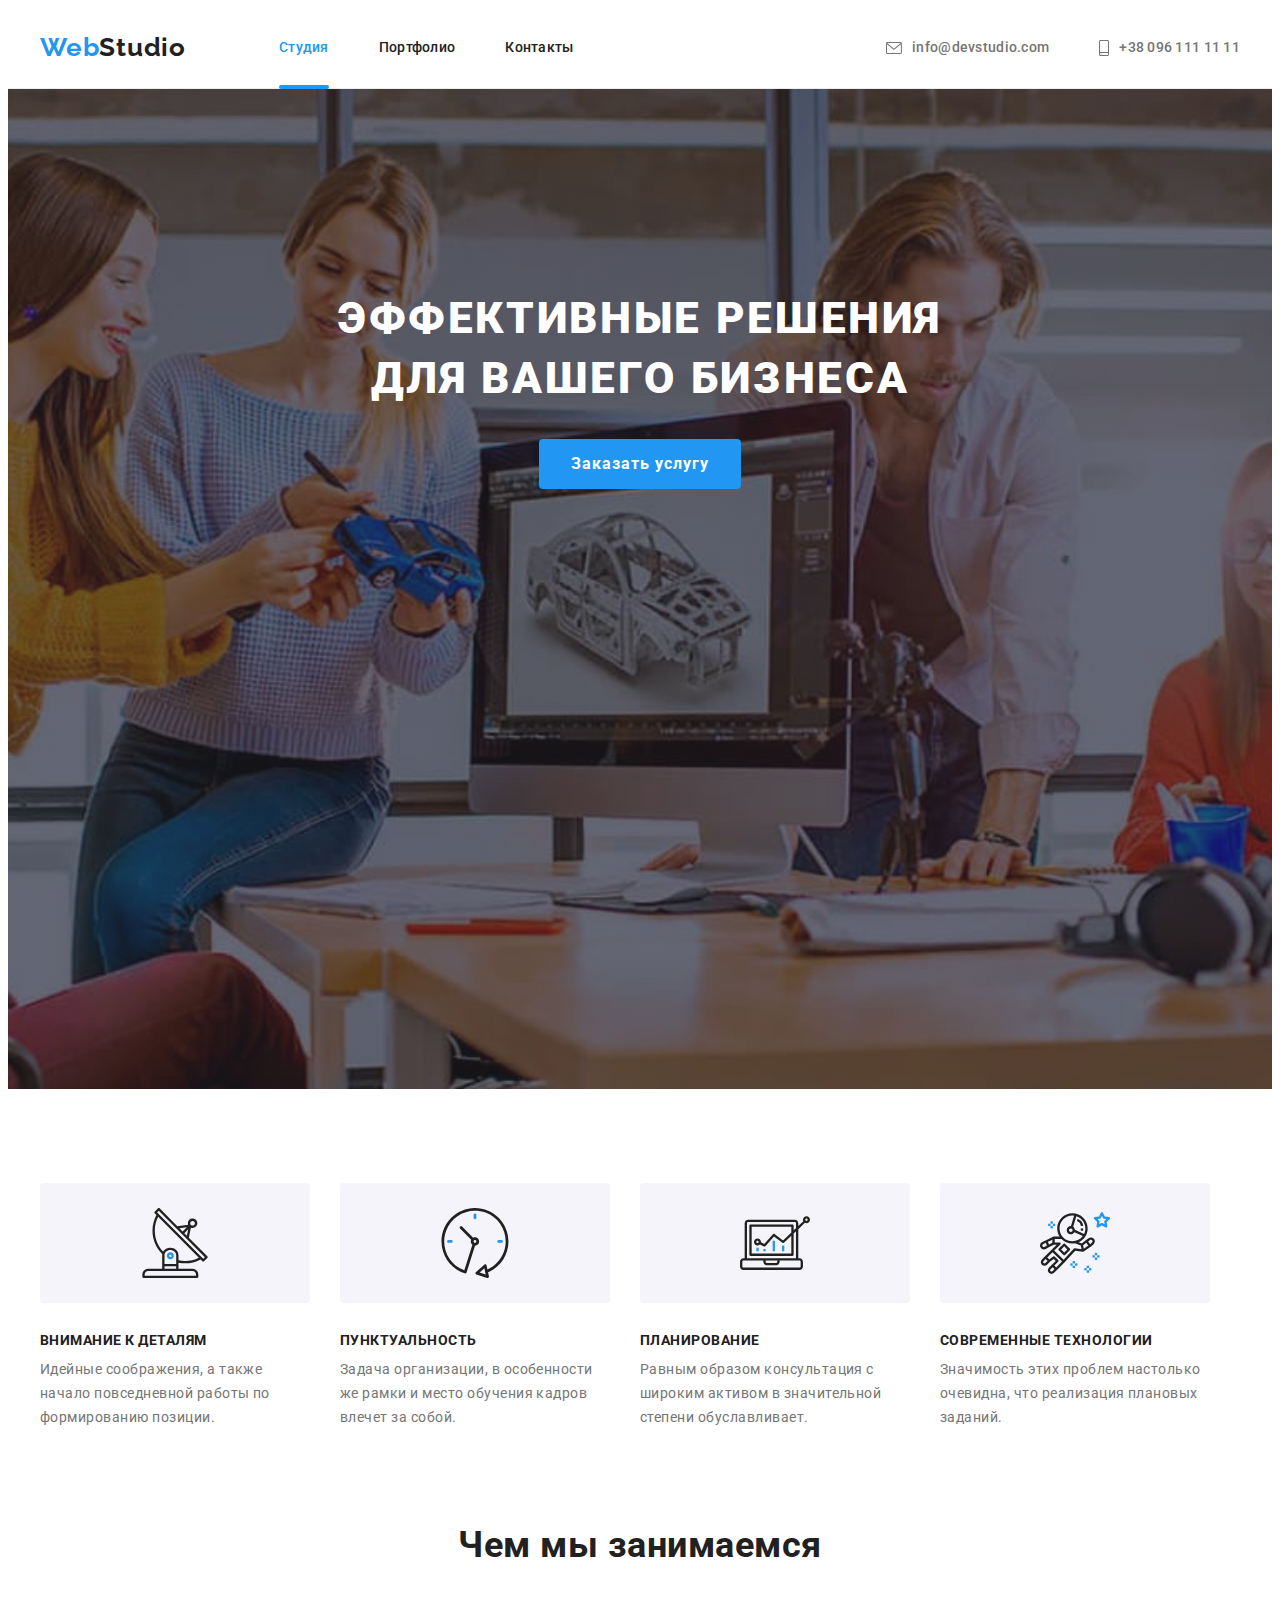
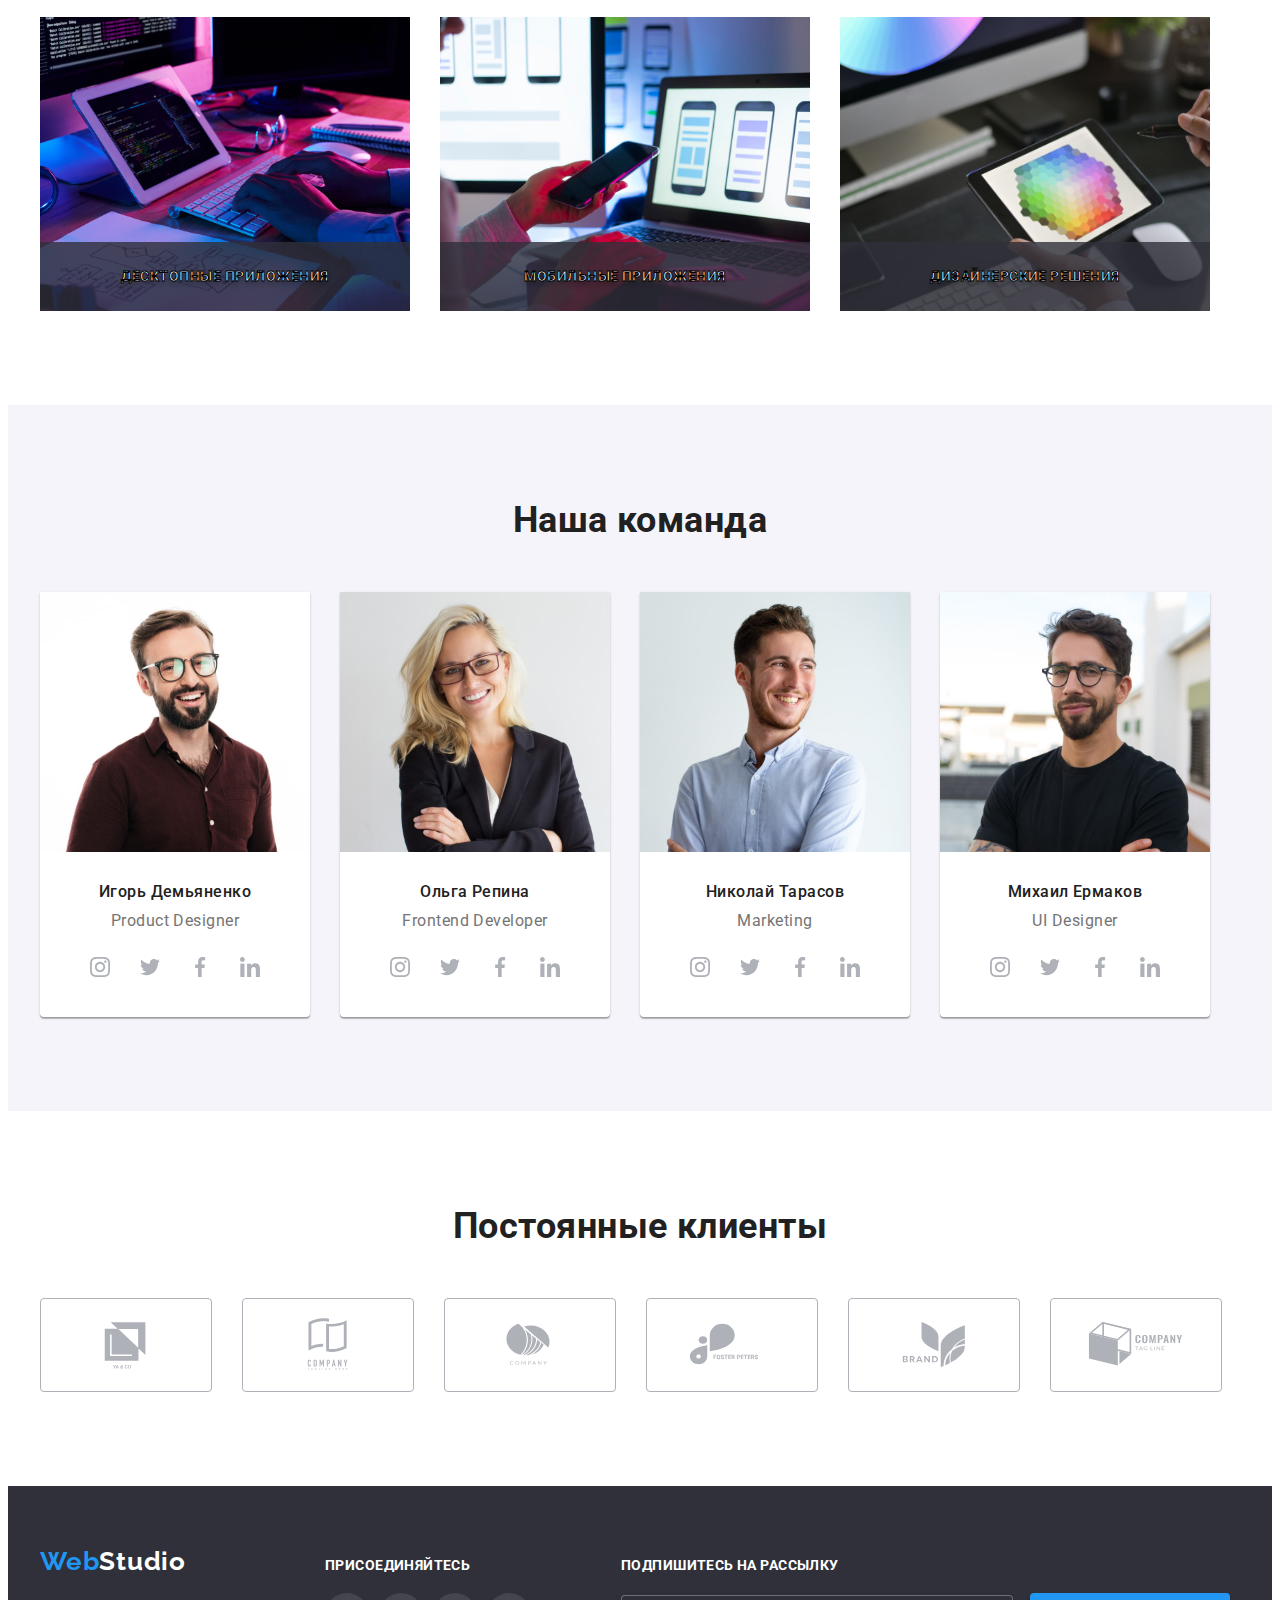
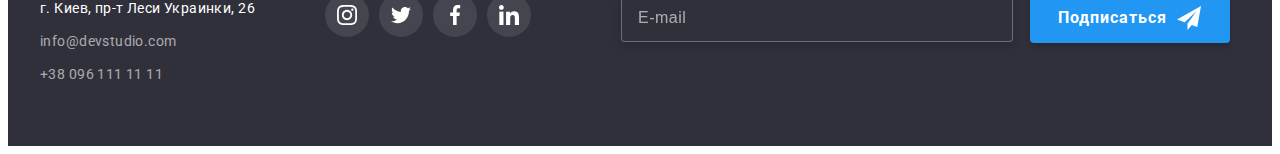
<file: index.html>
<!DOCTYPE html>
<html lang="ru">
    <meta charset="UTF-8" />
    <meta http-equiv="X-UA-Compatible" content="IE=edge" />
    <meta name="viewport" content="width=device-width, initial-scale=1.0" />
    <title>WebStudio</title>
    <link rel="preconnect" href="https://fonts.googleapis.com" />
    <link rel="preconnect" href="https://fonts.gstatic.com" crossorigin />
    <link
      href="https://fonts.googleapis.com/css2?family=Raleway:wght@700&family=Roboto:wght@400;500;700;900&display=swap"
      rel="stylesheet"
    />
  <link
            rel="stylesheet"
            href="https://cdnjs.cloudflare.com/ajax/libs/modern-normalize/1.1.0/modern-normalize.min.css"
            integrity="sha512-wpPYUAdjBVSE4KJnH1VR1HeZfpl1ub8YT/NKx4PuQ5NmX2tKuGu6U/JRp5y+Y8XG2tV+wKQpNHVUX03MfMFn9Q=="
            crossorigin="anonymous"
            referrerpolicy="no-referrer"
        />
    <link rel="stylesheet" href="css/styles.css" />
  </head>
  <script src="./js/modal.js"></script>
  <body>
      <header class="header-line">
      <div class="container header-container">
        <nav class="navigation">
          <a class="logo link" href="./index.html"
            ><span class="logo-title-first">Web</span>Studio</a
          >
          <ul class="nav-list">
            <li class="nav-list-item">
              <a class="nav-link link current" href="">Студия</a>
            </li>
            <li class="nav-list-item">
              <a class="nav-link link" href="./portfolio.html">Портфолио</a>
            </li>
            <li class="nav-list-item">
              <a class="nav-link link" href="">Контакты</a>
            </li>
          </ul>
        </nav>

        <ul class="contacts-list">
          <li class="contacts-list-item">
            <a class="contacts-link link" href="mailto:info@devstudio.com"><svg class="icon-envelope" width="16" height="12">
                <use href="./images/sprite.svg#envelope"></use>
              </svg>info@devstudio.com</a
            >
          </a>
                       </li>
          <li class="contacts-list-item">
            <a class="contacts-link link" href="tel:+380961111111"
              ><svg class="icon-smartphone" width="10" height="16">
                <use href="./images/sprite.svg#smartphone"></use>
              </svg>+38 096 111 11 11</a>
                      </li>
        </ul>
      </div>
    </header>
    <main>
      <!-- SECTION WITH BANNER-->
      <section class="hero">
        <div class="container">
          <h1 class="hero-title">
            Эффективные решения <br />для вашего бизнеса
          </h1>
          <button class="hero-button" type="button"  data-modal-open>Заказать услугу</button>
        </div>
      </section>

      <!-- features -->
      <section class="section">
        <div class="container">
          <h2 class="section-title visually-hidden">Наши Особенности</h2>
          <ul class="features-list">
            <li class="features-item ">
              <div class="icon-antenna1">
              <svg  width="70" height="70">
                <use href="./images/sprite.svg#antenna1"></use>
              </svg>
            </div>
              <h3 class="features-title">Внимание к деталям</h3>
              <p class="features-text">
                Идейные соображения, а также начало повседневной работы по
                формированию позиции.
              </p>
            </li>
            <li class="features-item">
              <div class="icon-clock1">
              <svg  width="70" height="70">
                <use href="./images/sprite.svg#clock1"></use>
              </svg>
            </div>
              <h3 class="features-title">Пунктуальность</h3>
              <p class="features-text">
                Задача организации, в особенности же рамки и место обучения
                кадров влечет за собой.
              </p>
            </li>
            <li class="features-item">
              <div class="icon-laptop1">
              <svg  width="70" height="70">
                <use href="./images/sprite.svg#laptop1"></use>
              </svg>
            </div>
              <h3 class="features-title">Планирование</h3>
              <p class="features-text">
                Равным образом консультация с широким активом в значительной
                степени обуславливает.
              </p>
            </li>
            <li class="features-item">
              <div class="icon-cosmonaut1">
              <svg  width="70" height="70">
                <use href="./images/sprite.svg#cosmonaut1"></use>
              </svg>
            </div>
              <h3 class="features-title">Современные технологии</h3>
              <p class="features-text">
                Значимость этих проблем настолько очевидна, что реализация
                плановых заданий.
              </p>
            </li>
          </ul>
        </div>
      </section>
      </main>
      </body>
      <!!!!!!!!!!!!---------------Чем мы занимаемся--------->
      <section class="section works">
        <div class="container">
          <h2 class="section-title">Чем мы занимаемся</h2>

          <ul class="works-list">
            <li class="go-about-item">
              <div class="works-item-thumb ">
                <img
                src="./images/box-1.svg"
                alt="Поддержка"
                width="370"
                height="294"
              />
              <div class="works-text-box">
              <h3 class="works-title">Десктопные приложения</h3>
            </div>
              </div>
            </li>
            <li class="go-about-item">
               <div class="works-item-thumb">
              <img
                src="./images/box-2.svg"
                alt="Оптимизация"
                width="370"
                height="294"
              />
              <div class="works-text-box">
              <h3 class="works-title">Мобильные приложения</h3>
              </div>
              </div>
            </li>
            <li class="go-about-item">
               <div class="works-item-thumb">
              <img
                src="./images/box-3.svg"
                alt="Модернизация"
                width="370"
                height="294"
              />
              <div class="works-text-box">
              <h3 class="works-title">Дизайнерские решения</h3>
            </div>
               </div>
            </li>
          </ul>
        </div>
      </section>

      <!-- --------------------Команда-------------------->
      <section class="section team">
        <div class="container">
          <h2 class="section-title">Наша команда</h2>

          <ul class="team-list">
            <li class="team-item">
              <img
                src="./images/team-img1.jpg"
                alt="мужчина в очках"
                width="270"
                height="260"
              />
              <div class="team-item-box">
                <h3 class="team-title">Игорь Демьяненко</h3>
                <p class="team-text">Product Designer</p>
              <ul class="icon-list">
                <li class="icon-item">
                  <a class="icon-link" href=""><svg  width="20" height="20">
                <use href="./images/sprite.svg#instagram"></use>
              </svg>
            </a>
                </li>
                <li class="icon-item">
                  <a class="icon-link" href=""><svg  width="20" height="20">
                <use href="./images/sprite.svg#twitter"></use>
              </svg>
            </a>
                </li>
                <li class="icon-item">
                  <a class="icon-link" href=""><svg  width="20" height="20">
                <use href="./images/sprite.svg#facebook1"></use>
              </svg>
            </a>
                </li>
                <li class="icon-item">
                  <a class="icon-link" href=""><svg  width="20" height="20">
                <use href="./images/sprite.svg#linkedin"></use>
              </svg>
            </a>
                </li>
              </ul>
              </div>
            </li>
            <li class="team-item">
              <img
                src="./images/team-img2.jpg"
                alt="женщина в очках"
                width="270"
                height="260"
              />
              <div class="team-item-box">
                <h3 class="team-title">Ольга Репина</h3>
                <p class="team-text">Frontend Developer</p>
              <ul class="icon-list">
                <li class="icon-item">
                  <a class="icon-link" href=""><svg  width="20" height="20">
                <use href="./images/sprite.svg#instagram"></use>
              </svg>
            </a>
                </li>
                <li class="icon-item">
                  <a class="icon-link" href=""><svg  width="20" height="20">
                <use href="./images/sprite.svg#twitter"></use>
              </svg>
            </a>
                </li>
                <li class="icon-item">
                  <a class="icon-link" href=""><svg  width="20" height="20">
                <use href="./images/sprite.svg#facebook1"></use>
              </svg>
            </a>
                </li>
                <li class="icon-item">
                  <a class="icon-link" href=""><svg  width="20" height="20">
                <use href="./images/sprite.svg#linkedin"></use>
              </svg>
            </a>
                </li>
              </ul>
              </div>
            </li>
            <li class="team-item">
              <img
                src="./images/team-img3.jpg"
                alt="мужчина улыбается"
                width="270"
                height="260"
              />
              <div class="team-item-box">
                <h3 class="team-title">Николай Тарасов</h3>
                <p class="team-text">Marketing</p>
              <ul class="icon-list">
                <li class="icon-item">
                  <a class="icon-link" href=""><svg  width="20" height="20">
                <use href="./images/sprite.svg#instagram"></use>
              </svg>
            </a>
                </li>
                <li class="icon-item">
                  <a class="icon-link" href=""><svg  width="20" height="20">
                <use href="./images/sprite.svg#twitter"></use>
              </svg>
            </a>
                </li>
                <li class="icon-item">
                  <a class="icon-link" href=""><svg  width="20" height="20">
                <use href="./images/sprite.svg#facebook1"></use>
              </svg>
            </a>
                </li>
                <li class="icon-item">
                  <a class="icon-link" href=""><svg  width="20" height="20">
                <use href="./images/sprite.svg#linkedin"></use>
              </svg>
            </a>
                </li>
              </ul>
              </div>
            </li>
            <li class="team-item">
              <img
                src="./images/team-img4.jpg"
                alt="мужчина в очках"
                width="270"
                height="260"
              />
              <div class="team-item-box">
                <h3 class="team-title">Михаил Ермаков</h3>
                <p class="team-text">UI Designer</p>
              <ul class="icon-list">
                <li class="icon-item">
                  <a class="icon-link" href=""><svg  width="20" height="20">
                <use href="./images/sprite.svg#instagram"></use>
              </svg>
            </a>
                </li>
                <li class="icon-item">
                  <a class="icon-link" href=""><svg  width="20" height="20">
                <use href="./images/sprite.svg#twitter"></use>
              </svg>
            </a>
                </li>
                <li class="icon-item">
                  <a class="icon-link" href=""><svg  width="20" height="20">
                <use href="./images/sprite.svg#facebook1"></use>
              </svg>
            </a>
                </li>
                <li class="icon-item">
                  <a class="icon-link" href=""><svg  width="20" height="20">
                <use href="./images/sprite.svg#linkedin"></use>
              </svg>
            </a>
                </li>
              </ul>
              </div>
            </li>
          </ul>
        </div>
      </section>
      <!-- partners -->
      <section class="section">
        <div class="container">
          <h2 class="section-title">Постоянные клиенты</h2>
          <ul class="partners-list">
            <li class="partners-item"> 
              <a class="partners-link" href=""><svg  width="106" height="60">
                <use href="././images/sprite.svg#Logo1"></use>
              </svg>
            </a>
            </li>
            <li class="partners-item">
              <a class="partners-link" href=""><svg  width="106" height="60">
                <use href="./images/sprite.svg#Logo2"></use>
              </svg>
            </a>
            </li>
            <li class="partners-item">
              <a class="partners-link" href=""><svg  width="106" height="60">
                <use href="./images/sprite.svg#Logo3"></use>
              </svg>
            </a>
            </li>
            <li class="partners-item">
              <a class="partners-link" href=""><svg  width="106" height="60">
                <use href="./images/sprite.svg#Logo4"></use>
              </svg>
            </a>
            </li>
            <li class="partners-item">
              <a class="partners-link" href=""><svg  width="106" height="60">
                <use href="./images/sprite.svg#Logo5"></use>
              </svg>
            </a>
            </li>
            <li class="partners-item">
              <a class="partners-link" href=""><svg  width="106" height="60">
                <use href="./images/sprite.svg#Logo6"></use>
              </svg>
            </a>
            </li>
          </ul>
        </div>
      </section>
    </main>
    <!-- footer -->
    <footer class="footer">
      <div class="container footer-container">
        <div class="address-footer">
          <a class="logo logo-footer link" href="./index.html"
          ><span class="logo-title-first">Web</span
          ><span class="logo-title-second">Studio</span>
        </a>
        <address>
          <ul class="address-list">
            <li class="address-item">
              <a class="address-link link" href=""
                >г. Киев, пр-т Леси Украинки, 26
              </a>
            </li>
            <li class="address-item">
              <a
                class="address-link address-link-mail link"
                href="mailto:info@devstudio.com"
                >info@devstudio.com</a
                >
            </li>
            <li class="address-item">
              <a
                class="address-link address-link-tel link"
                href="tel:+380961111111"
                >+38 096 111 11 11</a
              >
            </li>
          </ul>
        </address>
        </div>
        
        <div class="social-footer">
          <h3 class="footer-title">присоединяйтесь</h3>
              <ul class="icon-list-footer">
                <li class="icon-item-footer">
                  <a class="icon-link-footer" href=""><svg  width="20" height="20">
                <use href="./images/sprite.svg#instagram"></use>
              </svg>
            </a>
                </li>
                <li class="icon-item-footer">
                  <a class="icon-link-footer" href=""><svg  width="20" height="20">
                <use href="./images/sprite.svg#twitter"></use>
              </svg>
            </a>
                </li>
                <li class="icon-item-footer">
                  <a class="icon-link-footer" href=""><svg  width="20" height="20">
                <use href="./images/sprite.svg#facebook1"></use>
              </svg>
            </a>
                </li>
                <li class="icon-item-footer">
                  <a class="icon-link-footer" href=""><svg  width="20" height="20">
                <use href="./images/sprite.svg#linkedin"></use>
              </svg>
            </a>
                </li>
              </ul>
        </div>
         <div class="sign-up-footer">
          <h3 class="footer-title">Подпишитесь на рассылку</h3>
          <form class="sign-up">
            <label for="e-email"></label>
            <input
              class="sign-up-footer-input"
              type="email"
              name="email"
              id="e-email"
              placeholder="E-mail"
            />
            <button class="btn-submit" type="submit">
              Подписаться<svg class="icon-submit" width="18" height="18">
                <use href="./images/sprite.svg#icon-send"></use>
              </svg>
            </button>
          </form>
        </div>
      </div>
    </footer>
    <!---modal-->
     <div class="backdrop is-hidden"data-modal>
      <div class="modal">
        <form class="modal-form">
          <h2 class="modal-title">Оставьте свои данные, мы вам перезвоним</h2>
          <div class="modal-field">
            <label class="modal-label" for="name">Имя</label>
            <input class="modal-input" type="text" name="name" id="name" />
            <svg class="modal-icon" width="18" height="18">
              <use href="./images/sprite.svg#person-black"></use>
            </svg>
          </div>
          <div class="modal-field">
            <label class="modal-label" for="tel">Телефон</label>
            <input class="modal-input" type="tel" name="tel" id="tel" />
            <svg class="modal-icon" width="18" height="18">
              <use href="./images/sprite.svg#phone"></use>
            </svg>
          </div>
          <div class="modal-field">
            <label class="modal-label" for="email">Почта</label>
            <input class="modal-input" type="email" name="email" id="email" />
            <svg class="modal-icon" width="18" height="18">
              <use href="./images/sprite.svg#email"></use>
            </svg>
          </div>
          <div class="modal-field">
            <label class="modal-label" for="comment">Комментарий</label>
            <textarea
              class="modal-textarea"
              name="comment"
              id="comment"
              placeholder="Введите текст"
            ></textarea>
          </div>
          <div class="checkbox-field">
            <label class="checkbox-label" for="yes">
              <input
                class="checkbox-input"
                type="checkbox"
                name="yes"
                id="yes"
              /><svg class="checkbox-icon" width="16" height="15">
                <use href="./images/sprite.svg#icon-check"></use>
              </svg>
              Соглашаюсь с рассылкой и принимаю
              <a class="checkbox-link" href="">Условия договора</a>
            </label>
          </div>
          <button class="btn-submit modal-btn-submit" type="submit">
            Отправить
          </button>
        </form>
        <button  type="button"  class="button-close" data-modal-close><svg  width="18" height="18">
                <use href="./images/sprite.svg#icon-close-black"></use>
              </svg>
            </button>
      </div>
    </div>
    <script src="./js/modal.js"></script>
  </body>
</html>
</file>
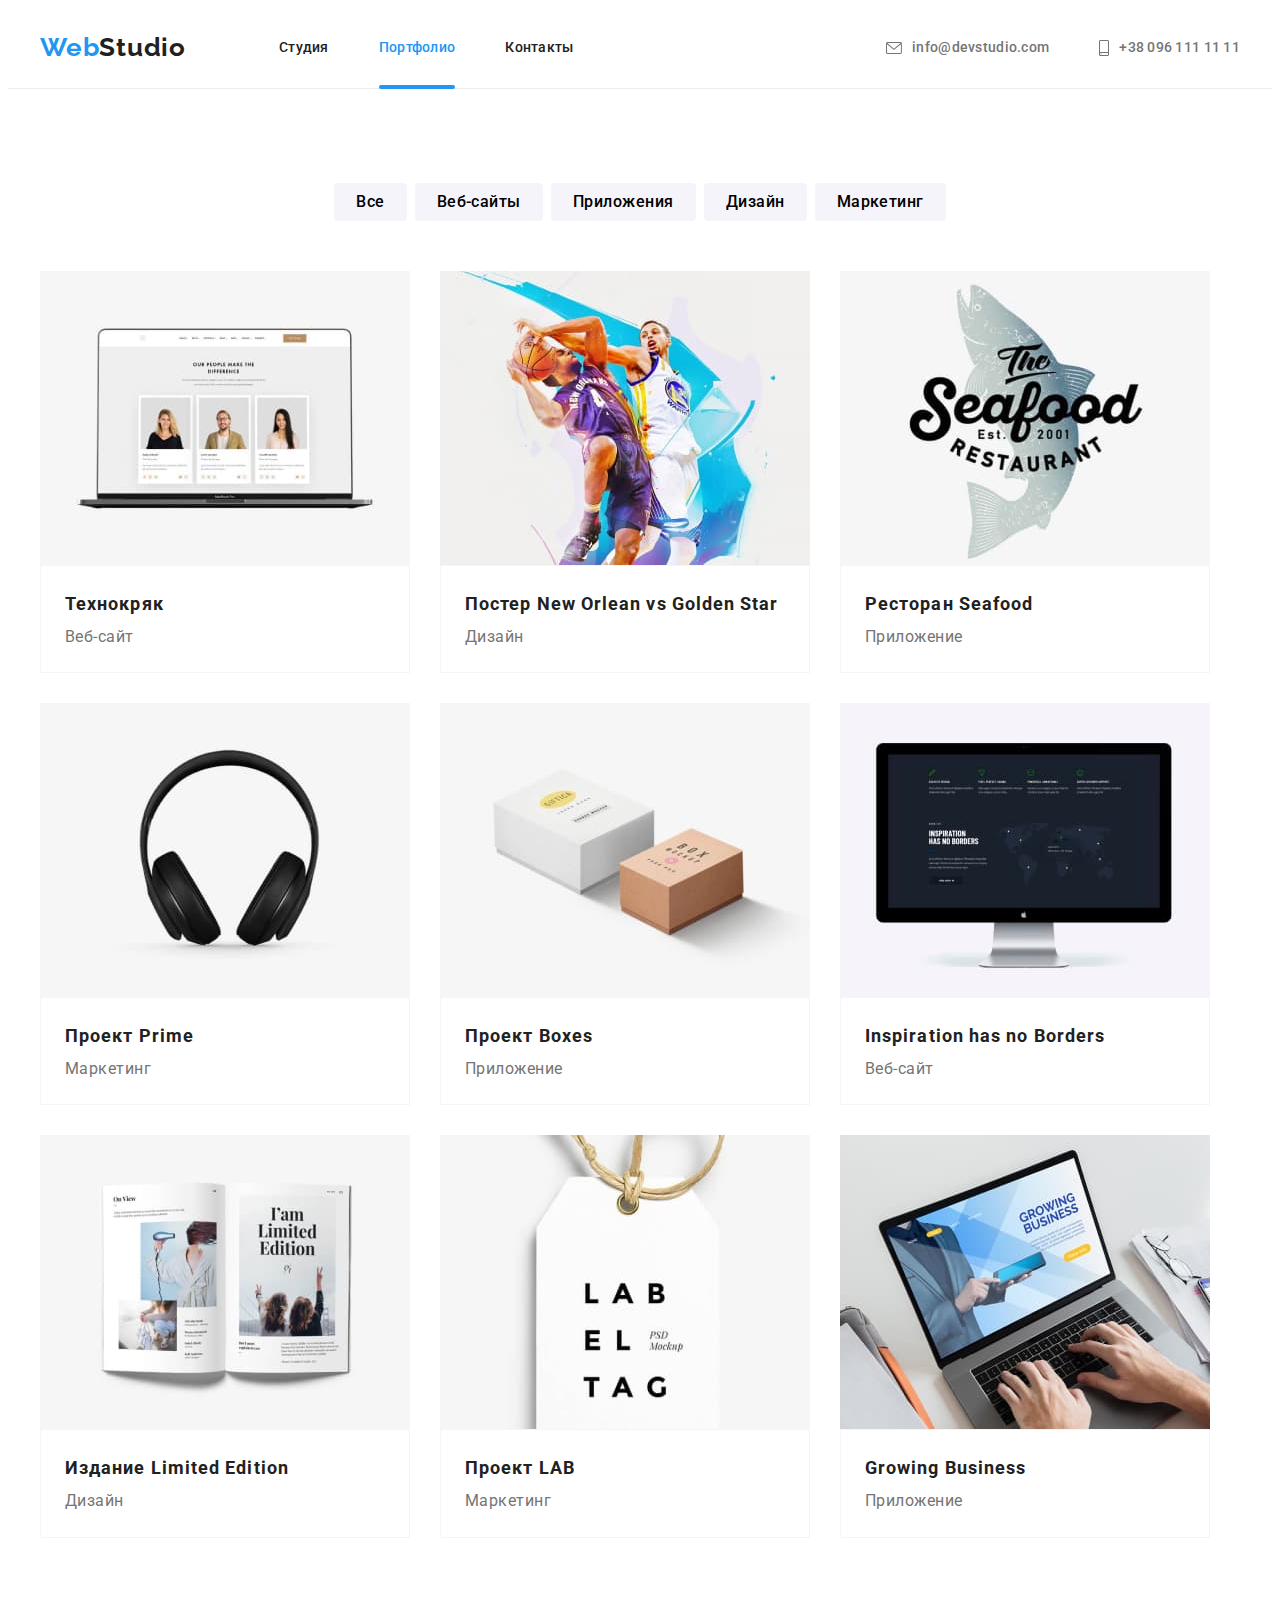
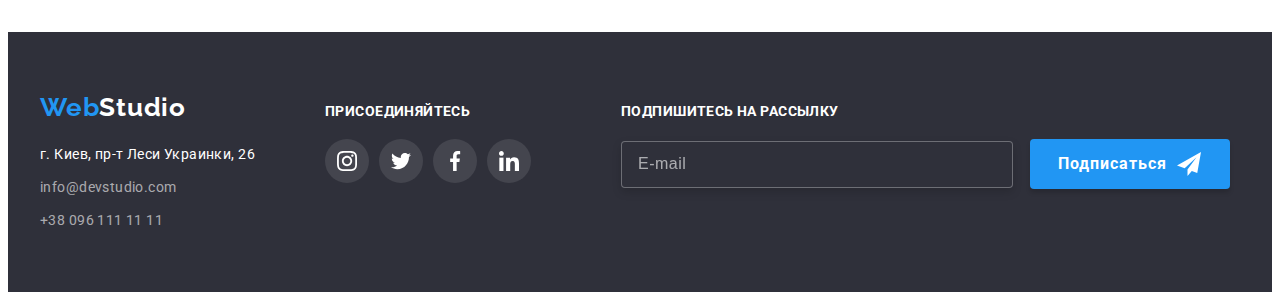
<file: portfolio.html>
<!DOCTYPE html>
<html lang="ru">
    <meta charset="UTF-8" />
    <meta http-equiv="X-UA-Compatible" content="IE=edge" />
    <meta name="viewport" content="width=device-width, initial-scale=1.0" />
    <title>WebStudio</title>
    <link rel="preconnect" href="https://fonts.googleapis.com" />
    <link rel="preconnect" href="https://fonts.gstatic.com" crossorigin />
    <link
      href="https://fonts.googleapis.com/css2?family=Raleway:wght@700&family=Roboto:wght@400;500;700;900&display=swap"
      rel="stylesheet"
    />
      <link
            rel="stylesheet"
            href="https://cdnjs.cloudflare.com/ajax/libs/modern-normalize/1.1.0/modern-normalize.min.css"
            integrity="sha512-wpPYUAdjBVSE4KJnH1VR1HeZfpl1ub8YT/NKx4PuQ5NmX2tKuGu6U/JRp5y+Y8XG2tV+wKQpNHVUX03MfMFn9Q=="
            crossorigin="anonymous"
            referrerpolicy="no-referrer"
        />
    <link rel="stylesheet" href="css/styles.css" />
  </head>

  <body>
     <header class="header-line">
      <div class="container header-container">
        <nav class="navigation">
          <a class="logo link" href="./index.html"
            ><span class="logo-title-first">Web</span>Studio</a
          >
          <ul class="nav-list">
            <li class="nav-list-item">
              <a class="nav-link link" href="./index.html">Студия</a>
            </li>
            <li class="nav-list-item">
              <a class="nav-link link current" href="./portfolio.html"
                >Портфолио</a
              >
            </li>
            <li class="nav-list-item">
              <a class="nav-link link" href="">Контакты</a>
            </li>
          </ul>
        </nav>

        <ul class="contacts-list">
          <li class="contacts-list-item">
            <a class="contacts-link link" href="mailto:info@devstudio.com"
              ><svg class="icon-envelope" width="16" height="12">
                <use href="./images/sprite.svg#envelope"></use>
              </svg>
              info@devstudio.com</a
            >
          </li>
          <li class="contacts-list-item">
            <a class="contacts-link link" href="tel:+380961111111"
              ><svg class="icon-smartphone" width="10" height="16">
                <use href="./images/sprite.svg#smartphone"></use>
              </svg>
              +38 096 111 11 11</a
            >
          </li>
        </ul>
      </div>
    </header>
    <main>
      <!-- portfolio-->
      <section class="section">
        <div class="container">
          <h1 class="visually-hidden">Портфолио</h1>
          <ul class="portfolio-list-buttons">
            <li class="portfolio-list-buttons-item">
              <button class="portfolio-button" type="button">Все</button>
            </li>
            <li class="portfolio-list-buttons-item">
              <button class="portfolio-button" type="button">Веб-сайты</button>
            </li>
            <li class="portfolio-list-buttons-item">
              <button class="portfolio-button" type="button">Приложения</button>
            </li>
            <li class="portfolio-list-buttons-item">
              <button class="portfolio-button" type="button">Дизайн</button>
            </li>
            <li class="portfolio-list-buttons-item">
              <button class="portfolio-button" type="button">Маркетинг</button>
            </li>
          </ul>
          <ul class="portfolio-list-links">
            <li class="portfolio-list-links-item">
              <a class="link portfolio-link" href=""
                ><div class="portfolio-thumb">
                <img
                  src="./images/portfolio/img1.jpg"
                  alt="Веб-сайт на ноутбуке"
                  width="370"
                  height="294"
                />
                   <div class="window">
                    <p class="window-text">
                      Технокряк это современная площадка распространения
                      коронавируса. Компании используют эту платформу для
                      цифрового шпионажа и атак на защищённые сервера
                      конкурентов
                    </p>
                  </div>
                  </div>
                <div class="portfolio-links-title">
                  <h3 class="portfolio-title">Технокряк</h3>
                  <p class="portfolio-text">Веб-сайт</p>
                </div>
              </a>
            </li>
            <li class="portfolio-list-links-item">
              <a class="link portfolio-link" href=""
                ><div class="portfolio-thumb">
                <img
                  src="./images/portfolio/img2.jpg"
                  alt="постер игры в баскетбол"
                  width="370"
                  height="294"
                />
                 <div class="window">
                    <p class="window-text">
                      Технокряк это современная площадка распространения
                      коронавируса. Компании используют эту платформу для
                      цифрового шпионажа и атак на защищённые сервера
                      конкурентов
                    </p>
                  </div>
                  </div>
                <div class="portfolio-links-title">
                  <h3 class="portfolio-title">
                    Постер New Orlean vs Golden Star
                  </h3>
                  <p class="portfolio-text">Дизайн</p>
                </div></a
              >
            </li>
            <li class="portfolio-list-links-item">
              <a class="link portfolio-link" href=""
                ><div class="portfolio-thumb">
                <img
                  src="./images/portfolio/img3.jpg"
                  alt="лого ресторана"
                  width="370"
                  height="294"
                />
                  <div class="window">
                    <p class="window-text">
                      Технокряк это современная площадка распространения
                      коронавируса. Компании используют эту платформу для
                      цифрового шпионажа и атак на защищённые сервера
                      конкурентов
                    </p>
                  </div>
                  </div>
                  <div class="portfolio-links-title">
                  <h3 class="portfolio-title">Ресторан Seafood</h3>
                  <p class="portfolio-text">Приложение</p>
                </div>
              </a>
            </li>
            <li class="portfolio-list-links-item">
              <a class="link portfolio-link" href=""
                ><div class="portfolio-thumb">
                <img
                  src="./images/portfolio/img4.jpg"
                  alt="наушники"
                  width="370"
                  height="294"
                />
                 <div class="window">
                    <p class="window-text">
                      Технокряк это современная площадка распространения
                      коронавируса. Компании используют эту платформу для
                      цифрового шпионажа и атак на защищённые сервера
                      конкурентов
                    </p>
                  </div>
                  </div>
                <div class="portfolio-links-title">
                  <h3 class="portfolio-title">Проект Prime</h3>
                  <p class="portfolio-text">Маркетинг</p>
                </div>
              </a>
            </li>
            <li class="portfolio-list-links-item">
              <a class="link portfolio-link" href=""
                ><div class="portfolio-thumb">
                <img
                  src="./images/portfolio/img5.jpg"
                  alt="коробки"
                  width="370"
                  height="294"
                />
                 <div class="window">
                    <p class="window-text">
                      Технокряк это современная площадка распространения
                      коронавируса. Компании используют эту платформу для
                      цифрового шпионажа и атак на защищённые сервера
                      конкурентов
                    </p>
                  </div>
                  </div>
                <div class="portfolio-links-title">
                  <h3 class="portfolio-title">Проект Boxes</h3>
                  <p class="portfolio-text">Приложение</p>
                </div>
              </a>
            </li>
            <li class="portfolio-list-links-item">
              <a class="link portfolio-link" href=""
                ><div class="portfolio-thumb">
                <img
                  src="./images/portfolio/img6.jpg"
                  alt="Веб-сайт на мониторе"
                  width="370"
                  height="294"
                />
                <div class="window">
                    <p class="window-text">
                      Технокряк это современная площадка распространения
                      коронавируса. Компании используют эту платформу для
                      цифрового шпионажа и атак на защищённые сервера
                      конкурентов
                    </p>
                  </div>
                  </div>
                <div class="portfolio-links-title">
                  <h3 class="portfolio-title">Inspiration has no Borders</h3>
                  <p class="portfolio-text">Веб-сайт</p>
                </div>
              </a>
            </li>
            <li class="portfolio-list-links-item">
              <a class="link portfolio-link" href=""
                ><div class="portfolio-thumb">
                <img
                  src="./images/portfolio/img7.jpg"
                  alt="открытый журнал"
                  width="370"
                  height="294"
                />
                 <div class="window">
                    <p class="window-text">
                      Технокряк это современная площадка распространения
                      коронавируса. Компании используют эту платформу для
                      цифрового шпионажа и атак на защищённые сервера
                      конкурентов
                    </p>
                  </div>
                  </div>
                <div class="portfolio-links-title">
                  <h3 class="portfolio-title">Издание Limited Edition</h3>
                  <p class="portfolio-text">Дизайн</p>
                </div>
                </a>
            </li>
            <li class="portfolio-list-links-item">
              <a class="link portfolio-link" href=""
                ><div class="portfolio-thumb">
                <img
                  src="./images/portfolio/img8.jpg"
                  alt="етикетка"
                  width="370"
                  height="294"
                />
                 <div class="window">
                    <p class="window-text">
                      Технокряк это современная площадка распространения
                      коронавируса. Компании используют эту платформу для
                      цифрового шпионажа и атак на защищённые сервера
                      конкурентов
                    </p>
                  </div>
                  </div>
                <div class="portfolio-links-title">
                  <h3 class="portfolio-title">Проект LAB</h3>
                  <p class="portfolio-text">Маркетинг</p>
                </div></a
              >
            </li>
            <li class="portfolio-list-links-item">
              <a class="link portfolio-link" href=""
                ><div class="portfolio-thumb">
                <img
                  src="./images/portfolio/img9.jpg"
                  alt="придожение на ноутбуке"
                  width="370"
                  height="294"
                />
                 <div class="window">
                    <p class="window-text">
                      Технокряк это современная площадка распространения
                      коронавируса. Компании используют эту платформу для
                      цифрового шпионажа и атак на защищённые сервера
                      конкурентов
                    </p>
                  </div>
                </div>
                <div class="portfolio-links-title">
                  <h3 class="portfolio-title">Growing Business</h3>
                  <p class="portfolio-text">Приложение</p>
                </div>
              </a>
            </li>
          </ul>
        </div>
      </section>
    </main>
     <!-- footer -->
     <footer class="footer">
      <div class="container footer-container">
        <div class="address-footer">
          <a class="logo logo-footer link" href="./index.html"
          ><span class="logo-title-first">Web</span
          ><span class="logo-title-second">Studio</span>
        </a>
        <address>
          <ul class="address-list">
            <li class="address-item">
              <a class="address-link link" href=""
                >г. Киев, пр-т Леси Украинки, 26
              </a>
            </li>
            <li class="address-item">
              <a
                class="address-link address-link-mail link"
                href="mailto:info@devstudio.com"
                >info@devstudio.com</a
                >
            </li>
            <li class="address-item">
              <a
                class="address-link address-link-tel link"
                href="tel:+380961111111"
                >+38 096 111 11 11</a
              >
            </li>
          </ul>
        </address>
        </div>
        
        <div class="social-footer">
          <h3 class="footer-title">присоединяйтесь</h3>
              <ul class="icon-list-footer">
                <li class="icon-item-footer">
                  <a class="icon-link-footer" href=""><svg  width="20" height="20">
                <use href="./images/sprite.svg#instagram"></use>
              </svg>
            </a>
                </li>
                <li class="icon-item-footer">
                  <a class="icon-link-footer" href=""><svg  width="20" height="20">
                <use href="./images/sprite.svg#twitter"></use>
              </svg>
            </a>
                </li>
                <li class="icon-item-footer">
                  <a class="icon-link-footer" href=""><svg  width="20" height="20">
                <use href="./images/sprite.svg#facebook1"></use>
              </svg>
            </a>
                </li>
                <li class="icon-item-footer">
                  <a class="icon-link-footer" href=""><svg  width="20" height="20">
                <use href="./images/sprite.svg#linkedin"></use>
              </svg>
            </a>
                </li>
              </ul>
        </div>
         <div class="sign-up-footer">
          <h3 class="footer-title">Подпишитесь на рассылку</h3>
          <form class="sign-up">
            <label for="e-email"></label>
            <input
              class="sign-up-footer-input"
              type="email"
              name="email"
              id="e-email"
              placeholder="E-mail"
            />
            <button class="btn-submit" type="submit">
              Подписаться<svg class="icon-submit" width="18" height="18">
                <use href="./images/sprite.svg#icon-send"></use>
              </svg>
            </button>
          </form>
        </div>
      </div>
    </footer>
    <!---modal-->
     <div class="backdrop is-hidden"data-modal>
      <div class="modal">
        <form class="modal-form">
          <h2 class="modal-title">Оставьте свои данные, мы вам перезвоним</h2>
          <div class="modal-field">
            <label class="modal-label" for="name">Имя</label>
            <input class="modal-input" type="text" name="name" id="name" />
            <svg class="modal-icon" width="18" height="18">
              <use href="./images/sprite.svg#person"></use>
            </svg>
          </div>
          <div class="modal-field">
            <label class="modal-label" for="tel">Телефон</label>
            <input class="modal-input" type="tel" name="tel" id="tel" />
            <svg class="modal-icon" width="18" height="18">
              <use href="./images/sprite.svg#phone"></use>
            </svg>
          </div>
          <div class="modal-field">
            <label class="modal-label" for="email">Почта</label>
            <input class="modal-input" type="email" name="email" id="email" />
            <svg class="modal-icon" width="18" height="18">
              <use href="./images/sprite.svg#email"></use>
            </svg>
          </div>
          <div class="modal-field">
            <label class="modal-label" for="comment">Комментарий</label>
            <textarea
              class="modal-textarea"
              name="comment"
              id="comment"
              placeholder="Введите текст"
            ></textarea>
          </div>
          <div class="checkbox-field">
            <label class="checkbox-label" for="yes">
              <input
                class="checkbox-input"
                type="checkbox"
                name="yes"
                id="yes"
              /><svg class="checkbox-icon" width="16" height="15">
                <use href="./images/sprite.svg#icon-check"></use>
              </svg>
              Соглашаюсь с рассылкой и принимаю
              <a class="checkbox-link" href="">Условия договора</a>
            </label>
          </div>
          <button class="btn-submit modal-btn-submit" type="submit">
            Отправить
          </button>
        </form>
        <button  type="button"  class="button-close" data-modal-close><svg  width="18" height="18">
                <use href="./images/sprite.svg#icon-close-black"></use>
              </svg>
            </button>
      </div>
    </div>
    <script src="./js/modal.js"></script>
  </body>
</html>
</file>
<file: css/styles.css>
:root {
  --main-white-color: #ffffff;
  --secondary-background-color: #2f303a;
  --third-background-color: #f5f4fa;
  --main-text-color: #757575;
  --secondary-text-color: #212121;
  --accent-color: #2196f3;
  --icon-color: #afb1b8;

  --animation-timing-function: cubic-bezier(0.4, 0, 0.2, 1);
  --transition-duration: 250ms;
}

body {
  background-color: var(--main-white-color);
  color: var(--main-text-color);
  font-family: Roboto, sans-serif;
  letter-spacing: 0.03em;
}
.link {
  text-decoration: none;
  font-style: normal;
}

.container {
  width: 1200px;
  padding-left: 15px;
  padding-right: 15px;
  margin-left: auto;
  margin-right: auto;
}

.section {
  padding-top: 94px;
  padding-bottom: 94px;
}

h1,
h2,
h3,
h4,
h5,
h6,
p,
ul {
  margin: 0px;
}

ul {
  list-style: none;
  padding: 0px;
}

img {
  display: block;
  max-width: 100%;
  height: auto;
}

.visually-hidden {
  position: absolute;
  width: 1px;
  height: 1px;
  margin: -1px;
  padding: 0;
  overflow: hidden;
  border: 0;
  clip: rect(0 0 0 0);
}

textarea {
  resize: none;
}

/*----------------HEADER------------------ */

.header-line {
  border-bottom: 1px solid #ececec;
}
.header-container {
  display: flex;
  align-items: center;
  justify-content: space-between;
}
.navigation {
  display: flex;
  align-items: center;
}
.nav-list,
.contacts-list {
  display: flex;
}

.nav-list-item,
.contacts-list-item {
  margin-right: 50px;
}
.nav-list-item:last-child,
.contacts-list-item:last-child {
  margin-right: 0px;
}

.nav-link {
  color: var(--secondary-text-color);
  position: relative;
}

.contacts-link {
  color: var(--main-text-color);
}
.nav-link,
.contacts-link {
  display: flex;
  align-items: center;
  padding-top: 32px;
  padding-bottom: 32px;

  font-weight: 500;
  font-size: 14px;
  line-height: 1.14;
  letter-spacing: 0.02em;

  transition: color var(--transition-duration) var(--animation-timing-function);
}

.nav-link:hover,
.nav-link:focus,
.contacts-link:hover,
.contacts-link:focus {
  color: var(--accent-color);
  fill: var(--accent-color);
}
.current {
  color: var(--accent-color);
}

.icon-envelope,
.icon-smartphone {
  fill: currentColor;
  margin-right: 10px;
}

.nav-link.current::after {
  position: absolute;
  bottom: -1px;
  left: 0px;

  content: "";
  background-color: var(--accent-color);
  border-radius: 2px;
  width: 100%;
  height: 4px;
}
/*----------------------- another (header) -------------------*/

/* .contacts-link:hover .icon-envelope {
  fill: rgb(54, 240, 7);
} */
/* .icon-envelope {
  background-color: brown,
   fill: currentColor;
} */
/* .icon-envelope:hover,
.icon-envelope:focus {
  background-color: chartreuse;
} */

/* --------------------------------------------------------- */

/*------------- LOGO-------------------- */

.logo {
  font-family: Raleway, sans-serif;
  font-weight: 700;
  font-size: 26px;
  line-height: 1.2;
  letter-spacing: 0.03em;
  color: var(--secondary-text-color);
  margin-right: 93px;
}
.logo-title-first {
  color: var(--accent-color);
}

/* ------------------SECTION WITH BANNER------------------------- */

.hero {
  text-align: center;
  padding-top: 200px;
  padding-bottom: 200px;
  max-width: 1600px;
  height: 600px;
  margin-left: auto;
  margin-right: auto;
  text-align: center;

  background-color: #c4c4c4;
  background-position: center;
  background-repeat: no-repeat;
  background-size: cover;
  background-image: linear-gradient(
      to right,
      rgba(47, 48, 58, 0.4),
      rgba(47, 48, 58, 0.4)
    ),
    url(../images/hero.jpg);
}

.hero-title {
  font-weight: 900;
  font-size: 44px;
  line-height: 1.36;
  letter-spacing: 0.06em;
  color: var(--main-white-color);
  text-transform: uppercase;

  text-align: center;
  margin-bottom: 30px;
}

.hero-button {
  font-weight: 700;
  font-size: 16px;
  line-height: 1.9;
  letter-spacing: 0.06em;
  background-color: var(--accent-color);
  color: var(--main-white-color);
  font-family: Roboto, sans-serif;
  cursor: pointer;

  border-radius: 4px;
  padding: 10px 32px;
  border: none;
  transition: background-color var(--transition-duration)
    var(--animation-timing-function);
}

.hero-button:hover,
.hero-button:focus {
  color: var(--main-white-color);
  background-color: #188ce8;
}

/* ----------------FEATURES-------------- */

.features-list {
  display: flex;
}

.section-title {
  font-weight: 700;
  font-size: 36px;
  line-height: 1.2;
  color: var(--secondary-text-color);
  text-align: center;
  margin-bottom: 50px;
}

.features-text {
  font-size: 14px;
  line-height: 1.7;
}
.features-title {
  font-weight: 700;
  font-size: 14px;
  line-height: 1.1;
  color: var(--secondary-text-color);
  text-transform: uppercase;

  margin-bottom: 10px;
}

.features-item {
  margin-right: 30px;
  width: 270px;
}
.features-item:last-child {
  margin-right: 0px;
}
/* ---------ICON--------- */

.icon-antenna1,
.icon-clock1,
.icon-laptop1,
.icon-cosmonaut1 {
  display: flex;
  justify-content: center;
  align-items: center;
  background-color: var(--third-background-color);
  margin-bottom: 30px;
  width: 270px;
  height: 120px;
  border-radius: 4px;
  margin-bottom: 30px;
}

/* -------------Чем мы занимаемся------------ */

.works {
  padding-top: 0px;
}
.works-list {
  display: flex;
}

.go-about-item {
  margin-right: 30px;
}
.go-about-item:nth-last-child(3n + 1) {
  margin-right: 0px;
}

.works-item-thumb {
  position: relative;
}
.works-text-box {
  position: absolute;
  margin: 0px;
  left: 0px;
  bottom: 0px;

  background-color: rgba(47, 48, 58, 0.8);
  width: 370px;
  padding-top: 27px;
  padding-bottom: 27px;
  text-align: center;
}

.works-title {
  font-weight: 700;
  font-size: 14px;
  line-height: 1.1;
  text-align: center;
  text-transform: uppercase;
  color: var(--main-white-color);

  text-shadow: 0px 4px 4px rgba(0, 0, 0, 0.25);
  -webkit-text-stroke: 1px black;
}

/* -/* ---------------------------------------------- */
/* -webkit-text-stroke-color: black;
  -webkit-text-stroke-width: 1px; */

/*----------------Команда------------------------ */

.team-list {
  display: flex;
}

.team-item {
  background-color: var(--main-white-color);
  margin-right: 30px;
  border-radius: 0px 0px 4px 4px;
  box-shadow: 0px 1px 3px rgba(0, 0, 0, 0.12), 0px 1px 1px rgba(0, 0, 0, 0.14),
    0px 2px 1px rgba(0, 0, 0, 0.2);
}

.team-item:nth-last-child(4n + 1) {
  margin-right: 0px;
}

.team {
  background-color: var(--third-background-color);
}

.team-item-box {
  margin-top: 30px;
  margin-bottom: 30px;
}
.team-title {
  font-weight: 500;
  font-size: 16px;
  line-height: 1.2;
  color: var(--secondary-text-color);
  text-align: center;
  margin-bottom: 10px;
}

.team-text {
  font-size: 16px;
  line-height: 1.2;
  margin-bottom: 16px;
  text-align: center;
}
/* ------ICOM FOR TEAM----------------- */

.icon-list {
  display: flex;
  justify-content: center;
  align-items: center;
}

.icon-item {
  justify-content: center;
  align-items: center;
  margin-right: 10px;
}

.icon-link {
  display: flex;
  justify-content: center;
  align-items: center;
  fill: var(--icon-color);
  width: 40px;
  height: 40px;
  border-radius: 50%;
  transition: background-color var(--transition-duration)
      var(--animation-timing-function),
    fill var(--transition-duration) var(--animation-timing-function);
}

.icon-item:nth-last-child(4n + 1) {
  margin-right: 0px;
}
.icon-link:hover,
.icon-link:focus {
  background-color: var(--accent-color);
  fill: var(--main-white-color);
}
/* .icon-instagram {
  fill: black;
} */

/* -----------------PARTNERS-------------------------- */

.partners-list {
  display: flex;
}

.partners-item {
  margin-right: 30px;
}

.partners-item:last-child {
  margin-right: 0px;
}

.partners-link {
  display: flex;
  fill: var(--icon-color);
  width: 170px;
  height: 92px;
  justify-content: center;
  align-items: center;
  border: 1px solid #afb1b8;
  border-radius: 4px;
  transition: border-color var(--transition-duration)
      var(--animation-timing-function),
    fill var(--transition-duration) var(--animation-timing-function);
}

.partners-link:hover,
.partners-link:focus {
  fill: var(--accent-color);
  border-color: var(--accent-color);
}

/* ---------------footer----------------------------- */

.footer {
  background-color: var(--secondary-background-color);
  padding-top: 60px;
  padding-bottom: 60px;
}
.logo-title-second {
  color: var(--main-white-color);
}
.logo-footer {
  margin: 0px;
  margin-bottom: 20px;
  display: inline-block;
}

.address-link {
  color: var(--main-white-color);
  font-size: 14px;
  line-height: 1.7;
  letter-spacing: 0.03em;
  transition: color var(--transition-duration) var(--animation-timing-function);
}

.address-link-mail,
.address-link-tel {
  color: rgba(255, 255, 255, 0.6);
}

.address-item {
  margin-bottom: 9px;
  font-size: 14px;
  line-height: 1.7;
  letter-spacing: 0.03em;
}

.address-item:last-child {
  margin-bottom: 0px;
}
.address-link:hover,
.address-link:focus {
  color: var(--accent-color);
}

.footer-container {
  display: flex;
  align-items: baseline;
}

.footer-title {
  font-weight: 700;
  font-size: 14px;
  line-height: 1.1;
  letter-spacing: 0.03em;
  text-transform: uppercase;
  color: var(--main-white-color);
  margin-bottom: 20px;
}

/*--------ICON FOOTER-------*/

.icon-list-footer {
  display: flex;
}

.icon-link-footer {
  display: flex;
  justify-content: center;
  align-items: center;
  width: 44px;
  height: 44px;
  fill: var(--main-white-color);
  background: rgba(255, 255, 255, 0.1);
  border-radius: 50%;
  transition: background-color var(--transition-duration)
    var(--animation-timing-function);
}

.icon-link-footer:hover,
.icon-link-footer:focus {
  background-color: var(--accent-color);
}

.icon-item-footer {
  margin-right: 10px;
}
.icon-item-footer:last-child {
  margin-right: 0px;
}

.address-footer {
  margin-right: 70px;
}

.social-footer {
  margin-right: 90px;
}

.btn-submit {
  display: inline-flex;
  width: 200px;
  height: 50px;
  background-color: var(--accent-color);
  color: var(--main-white-color);
  box-shadow: 0px 4px 4px rgba(0, 0, 0, 0.15);
  border-radius: 4px;
  cursor: pointer;
  margin-left: 12px;
  align-items: center;
  justify-content: center;

  font-family: Roboto;
  font-weight: 700;
  font-size: 16px;
  line-height: 1.9;
  letter-spacing: 0.06em;

  border: none;

  transition: background-color var(--transition-duration)
    var(--animation-timing-function);
}
.btn-submit:hover,
.btn-submit:focus {
  background-color: #188ce8;
}

.icon-submit {
  width: 24px;
  height: 24px;
  fill: var(--main-white-color);
  margin-left: 10px;
}
.sign-up-footer-input {
  width: 358px;

  padding: 15px 16px;
  border-radius: 4px;
  background: #2f303a;
  border: 1px solid rgba(255, 255, 255, 0.3);
  filter: drop-shadow(0px 4px 4px rgba(0, 0, 0, 0.15));

  transition: border var(--transition-duration) var(--animation-timing-function),
    outline var(--transition-duration) var(--animation-timing-function);
}

.sign-up-footer-input:focus {
  border: 1px solid var(--accent-color);
  outline: none;
}

.sign-up-footer-input::placeholder {
  color: rgba(255, 255, 255, 0.6);
  font-size: 16px;
  line-height: 1.3;
  letter-spacing: 0.03em;
}

/* ------------------PORTFOLIO------------------ */

.portfolio-list-buttons {
  display: flex;
  justify-content: center;
  margin-bottom: 50px;
}

.portfolio-list-buttons-item {
  margin-right: 8px;
}
.portfolio-list-buttons-item:last-child {
  margin-right: 0px;
}

.portfolio-button {
  background-color: var(--third-background-color);
  font-family: Roboto, sans-serif;
  font-weight: 500;
  font-size: 16px;
  line-height: 1.6;
  letter-spacing: 0.03em;
  cursor: pointer;

  padding: 6px 22px;
  border-radius: 4px;
  border: none;
  transition: color var(--transition-duration) var(--animation-timing-function),
    background-color var(--transition-duration) var(--animation-timing-function),
    box-shadow var(--transition-duration) var(--animation-timing-function);
}

.portfolio-button:hover,
.portfolio-button:focus {
  color: var(--main-white-color);
  background-color: var(--accent-color);
  box-shadow: 0px 3px 1px rgba(0, 0, 0, 0.1), 0px 1px 2px rgba(0, 0, 0, 0.08),
    0px 2px 2px rgba(0, 0, 0, 0.12);
}

.portfolio-list-links-item {
  display: flex;
  margin-right: 30px;
  margin-bottom: 30px;
  width: 370px;
}

.portfolio-list-links {
  display: flex;
  flex-wrap: wrap;
}

.portfolio-list-links-item:nth-last-child(3n + 1) {
  margin-right: 0px;
}
.portfolio-list-links-item:nth-last-child(-n + 3) {
  margin-bottom: 0px;
}
.portfolio-title {
  font-weight: 700;
  font-size: 18px;
  line-height: 2;
  letter-spacing: 0.06em;
  color: var(--secondary-text-color);
}
.portfolio-text {
  font-size: 16px;
  line-height: 1.9;
  color: var(--main-text-color);
}
.portfolio-links-title {
  padding: 20px 24px;
  border: 1px solid var(--third-background-color);
}

.portfolio-link {
  width: 370px;
  transition: box-shadow var(--transition-duration)
    var(--animation-timing-function);
}

.portfolio-link:hover,
.portfolio-link:focus {
  box-shadow: 0px 1px 1px rgb(0 0 0 / 12%), 0px 4px 4px rgb(0 0 0 / 6%),
    1px 4px 6px rgb(0 0 0 / 16%);
}
.portfolio-link:hover .window,
.portfolio-link:focus .window {
  transform: translateY(0%);
}

.portfolio-thumb {
  position: relative;
  overflow: hidden;
}

.window-text {
  color: var(--main-white-color);
  font-size: 18px;
  line-height: 1.5;
}
.window {
  position: absolute;
  top: 0px;
  left: 0px;
  width: 100%;
  height: 100%;

  background-color: rgba(33, 150, 243, 0.9);
  padding: 63px 24px;

  transform: translateY(101%);

  transition: transform var(--transition-duration)
    var(--animation-timing-function);
}

/* -------------------------MODAL----------------------- */

.backdrop {
  position: fixed;
  top: 0px;
  left: 0px;
  width: 100%;
  height: 100%;
  background: rgba(0, 0, 0, 0.2);

  opacity: 1;
  transition: opacity var(--transition-duration)
    var(--animation-timing-function);
}

.backdrop.is-hidden {
  opacity: 0;
  pointer-events: none;
}
.modal {
  position: absolute;
  top: 50%;
  left: 50%;
  width: 528px;
  height: 581px;

  background-color: var(--main-white-color);
  border-radius: 4px;
  box-shadow: 0px 1px 3px rgba(0, 0, 0, 0.12), 0px 1px 1px rgba(0, 0, 0, 0.14),
    0px 2px 1px rgba(0, 0, 0, 0.2);

  transform: translate(-50%, -50%);
}

.button-close {
  position: absolute;
  top: 8px;
  right: 8px;
  display: flex;
  justify-content: center;
  align-items: center;
  padding: 0px;
  width: 30px;
  height: 30px;
  cursor: pointer;

  border-radius: 50px;
  border: 1px solid rgba(0, 0, 0, 0.1);
  background-color: var(--main-white-color);
  fill: currentColor;

  transition: fill var(--transition-duration) var(--animation-timing-function);
}

.button-close:hover,
.button-close:focus {
  fill: var(--accent-color);
}

.modal-btn-submit {
  align-self: center;
  transition: background-color var(--transition-duration)
    var(--animation-timing-function);
}

.modal-btn-submit:hover,
.modal-btn-submit:focus {
  background-color: #188ce8;
}

.modal-form {
  display: flex;
  flex-direction: column;
  margin-left: auto;
  margin-right: auto;
  padding: 40px;
}

.modal-title {
  font-weight: 700;
  font-size: 20px;
  line-height: 1.2;
  text-align: center;
  color: var(--secondary-text-color);
  margin-bottom: 12px;
}
.modal-field {
  position: relative;
  display: flex;
  flex-direction: column;
  margin-bottom: 10px;
}

.modal-icon {
  position: absolute;
  left: 12px;
  top: 29px;
  transition: fill var(--transition-duration) var(--animation-timing-function);
}
.modal-input {
  width: 448px;
  border: 1px solid rgba(33, 33, 33, 0.2);
  padding: 11px 42px;
  border-radius: 4px;
  transition: border var(--transition-duration) var(--animation-timing-function);
}

.modal-input:focus {
  border: 1px solid var(--accent-color);
  outline: none;
  cursor: pointer;
}
.modal-field:focus-within .modal-icon {
  fill: var(--accent-color);
}

.modal-label {
  margin-bottom: 4px;
  color: var(--main-text-color);
  font-size: 12px;
  line-height: 1.2;

  letter-spacing: 0.01em;
}

.checkbox-field {
  display: flex;
  justify-content: center;
  align-items: center;
  margin-bottom: 30px;
}

.checkbox-label {
  position: relative;

  font-size: 14px;
  line-height: 2;

  margin-left: 20px;
}

.modal-textarea {
  width: 448px;
  height: 120px;
  border: 1px solid rgba(33, 33, 33, 0.2);
  border-radius: 4px;
  padding: 12px 16px;
  transition: border var(--transition-duration) var(--animation-timing-function);
}

.modal-textarea:focus {
  border: 1px solid var(--accent-color);
  cursor: pointer;
  outline: none;
}
.modal-textarea::placeholder {
  color: rgba(117, 117, 117, 0.5);
  font-size: 12px;
  line-height: 1.2;
  letter-spacing: 0.01em;
}

.checkbox-icon {
  position: absolute;
  left: -18px;
  bottom: 8px;
  margin: 0;
  width: 16px;
  height: 15px;
  border: 2px solid black;
  border-radius: 2px;
  fill: var(--main-white-color);
}

.checkbox-input:checked + .checkbox-icon {
  background-color: var(--accent-color);
  border: none;
}

.checkbox-input {
  appearance: none;
}

.checkbox-link {
  color: var(--accent-color);
}
</file>
